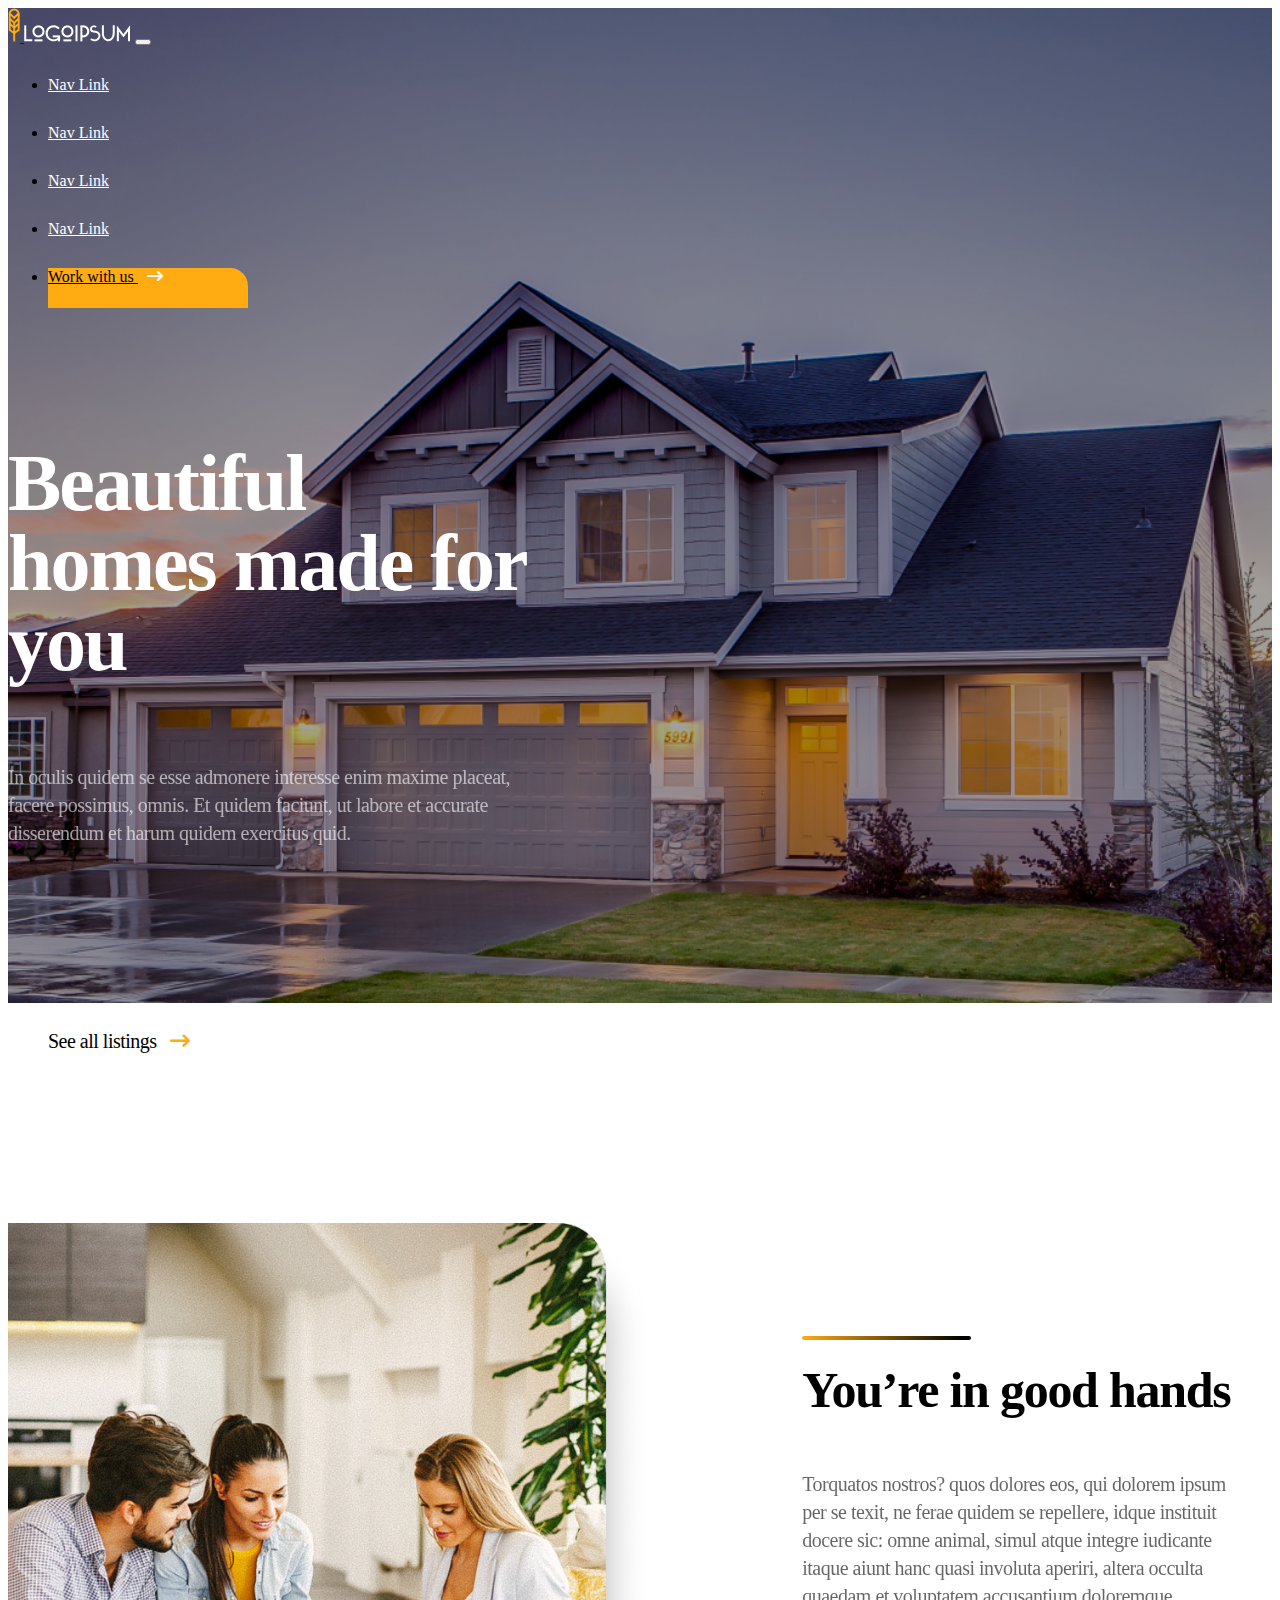
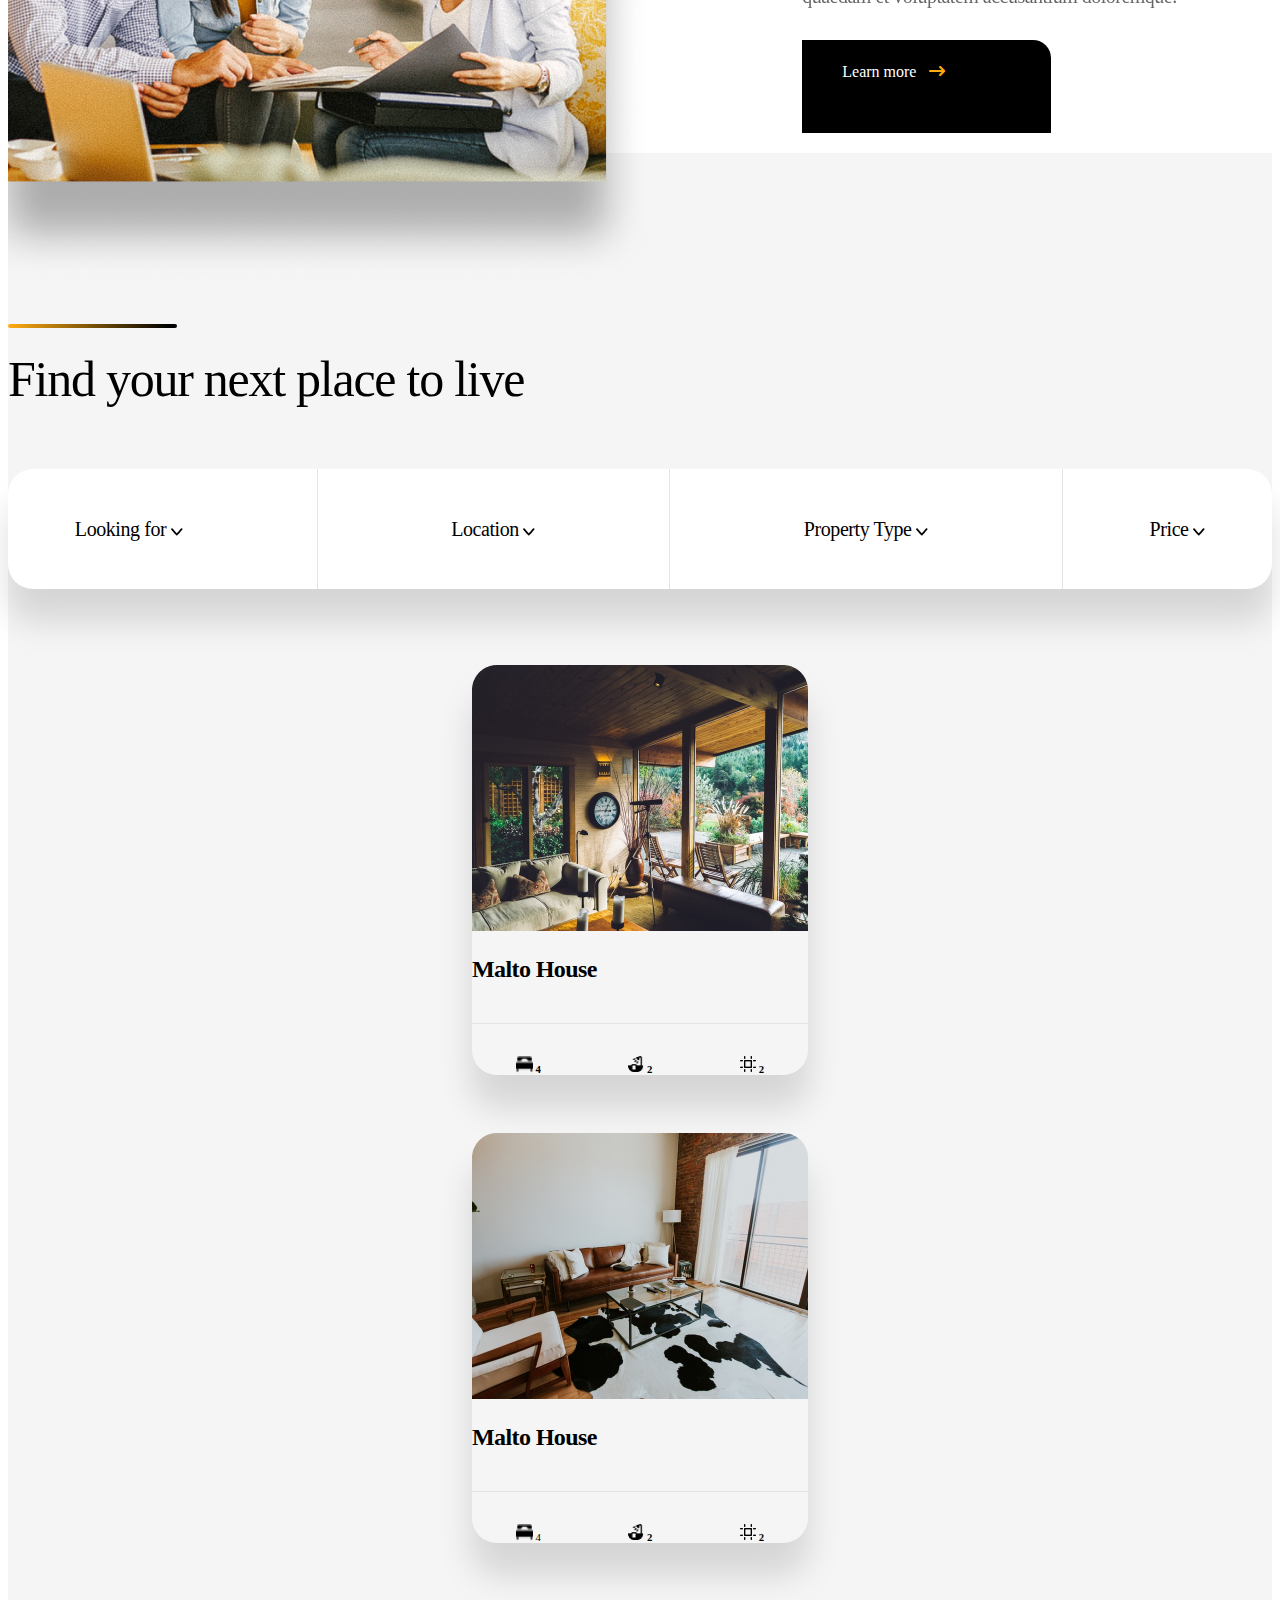
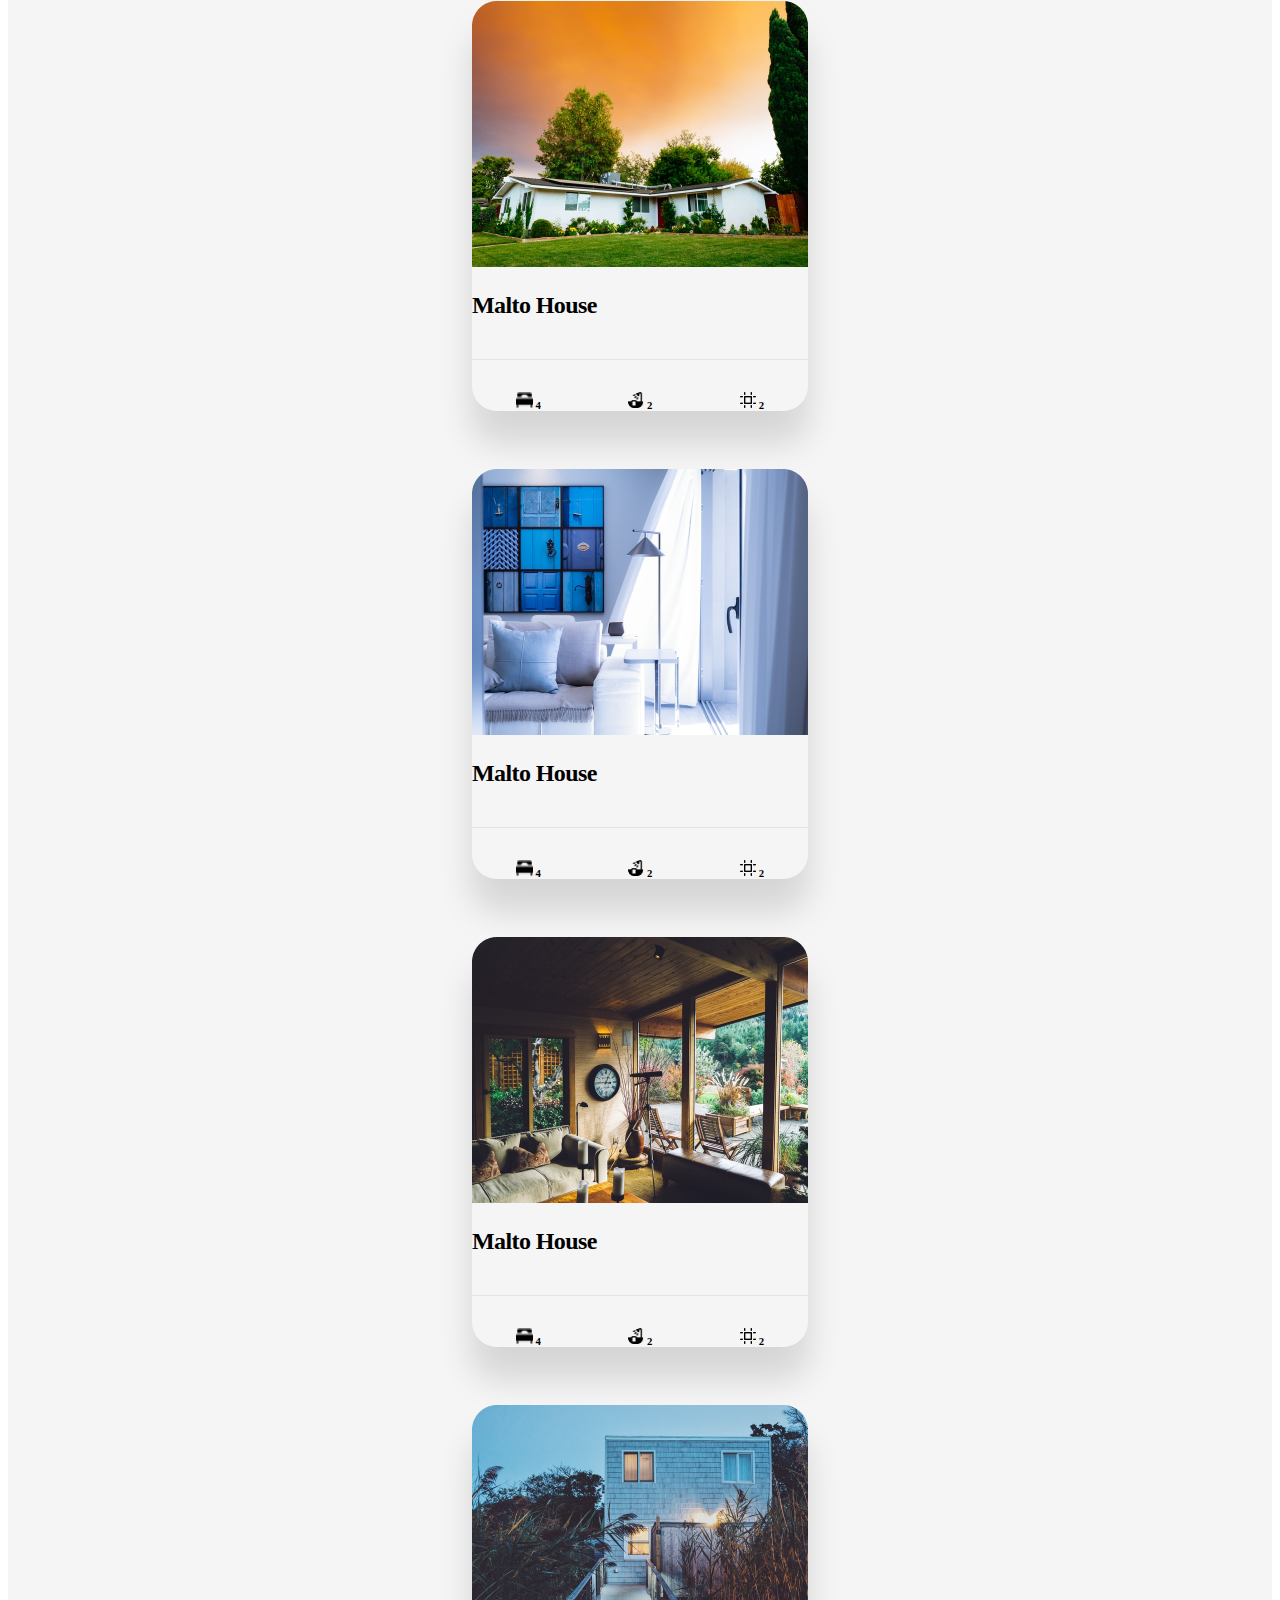
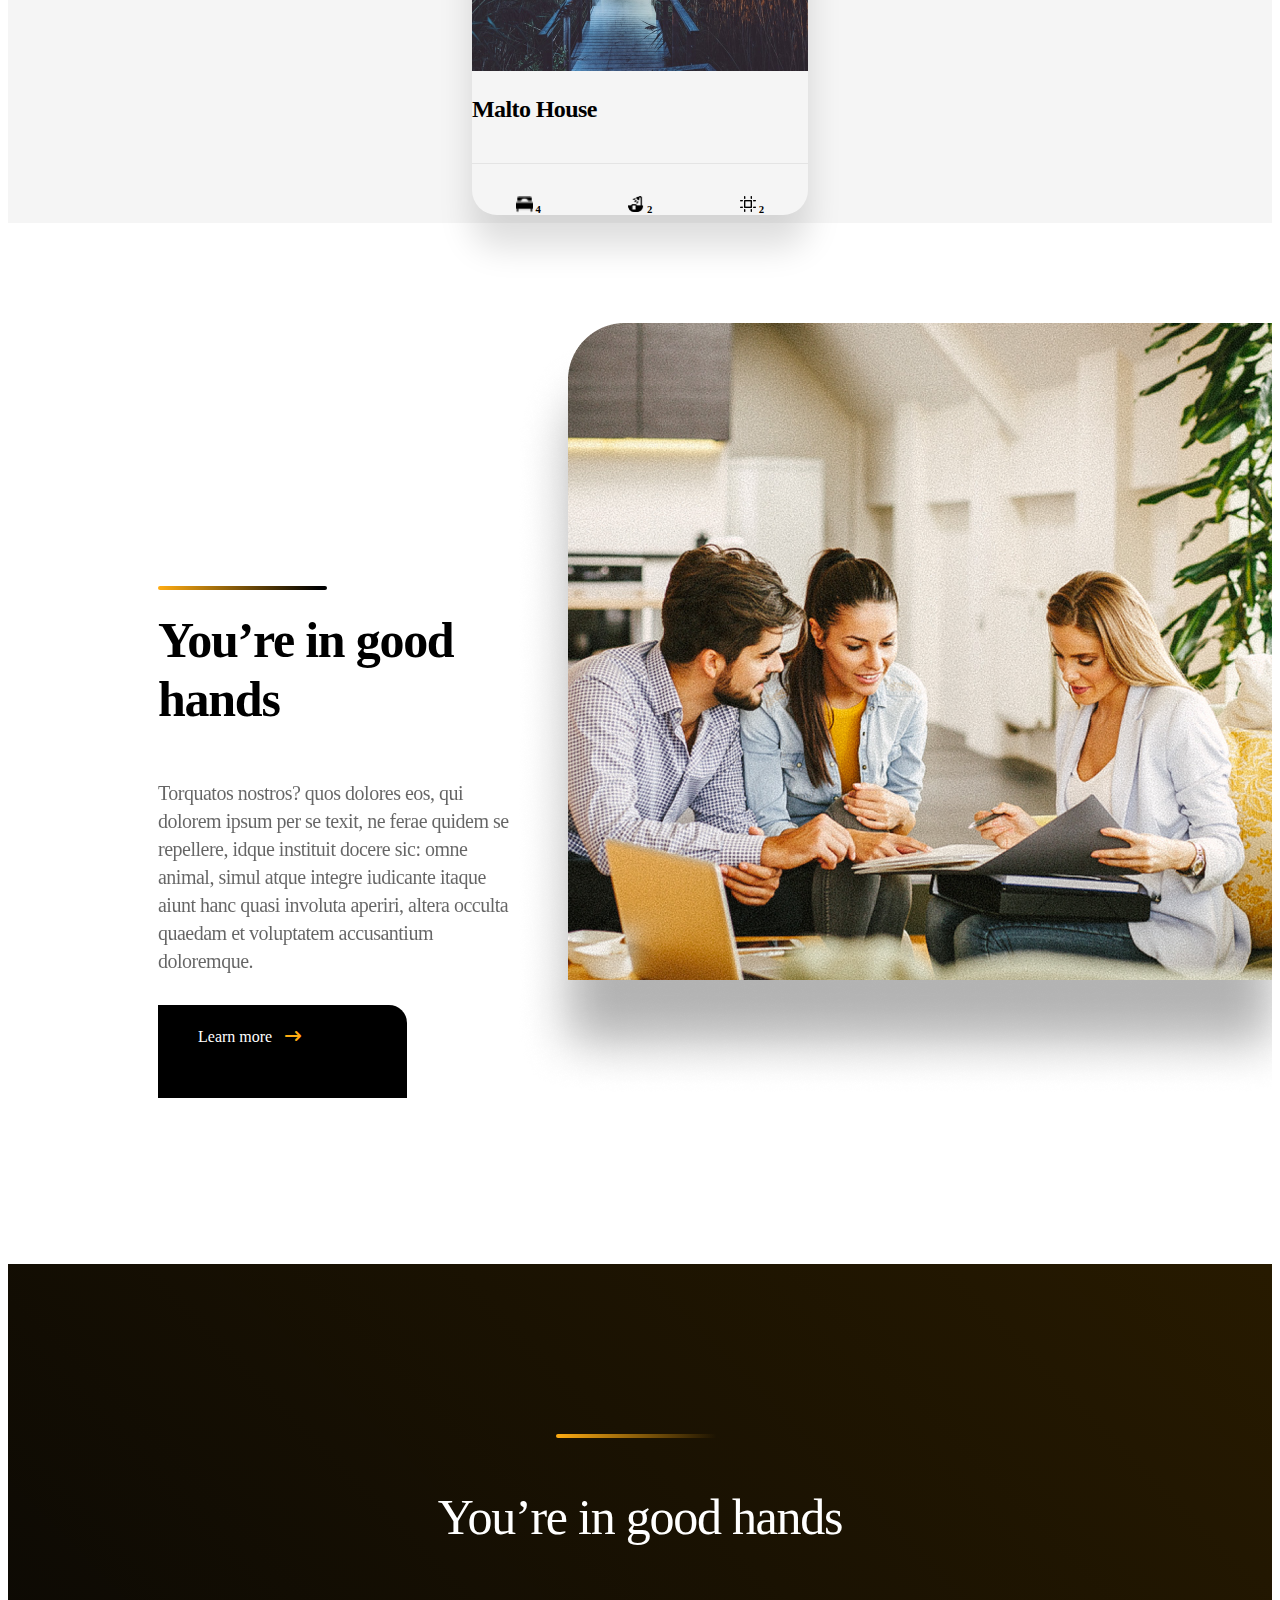
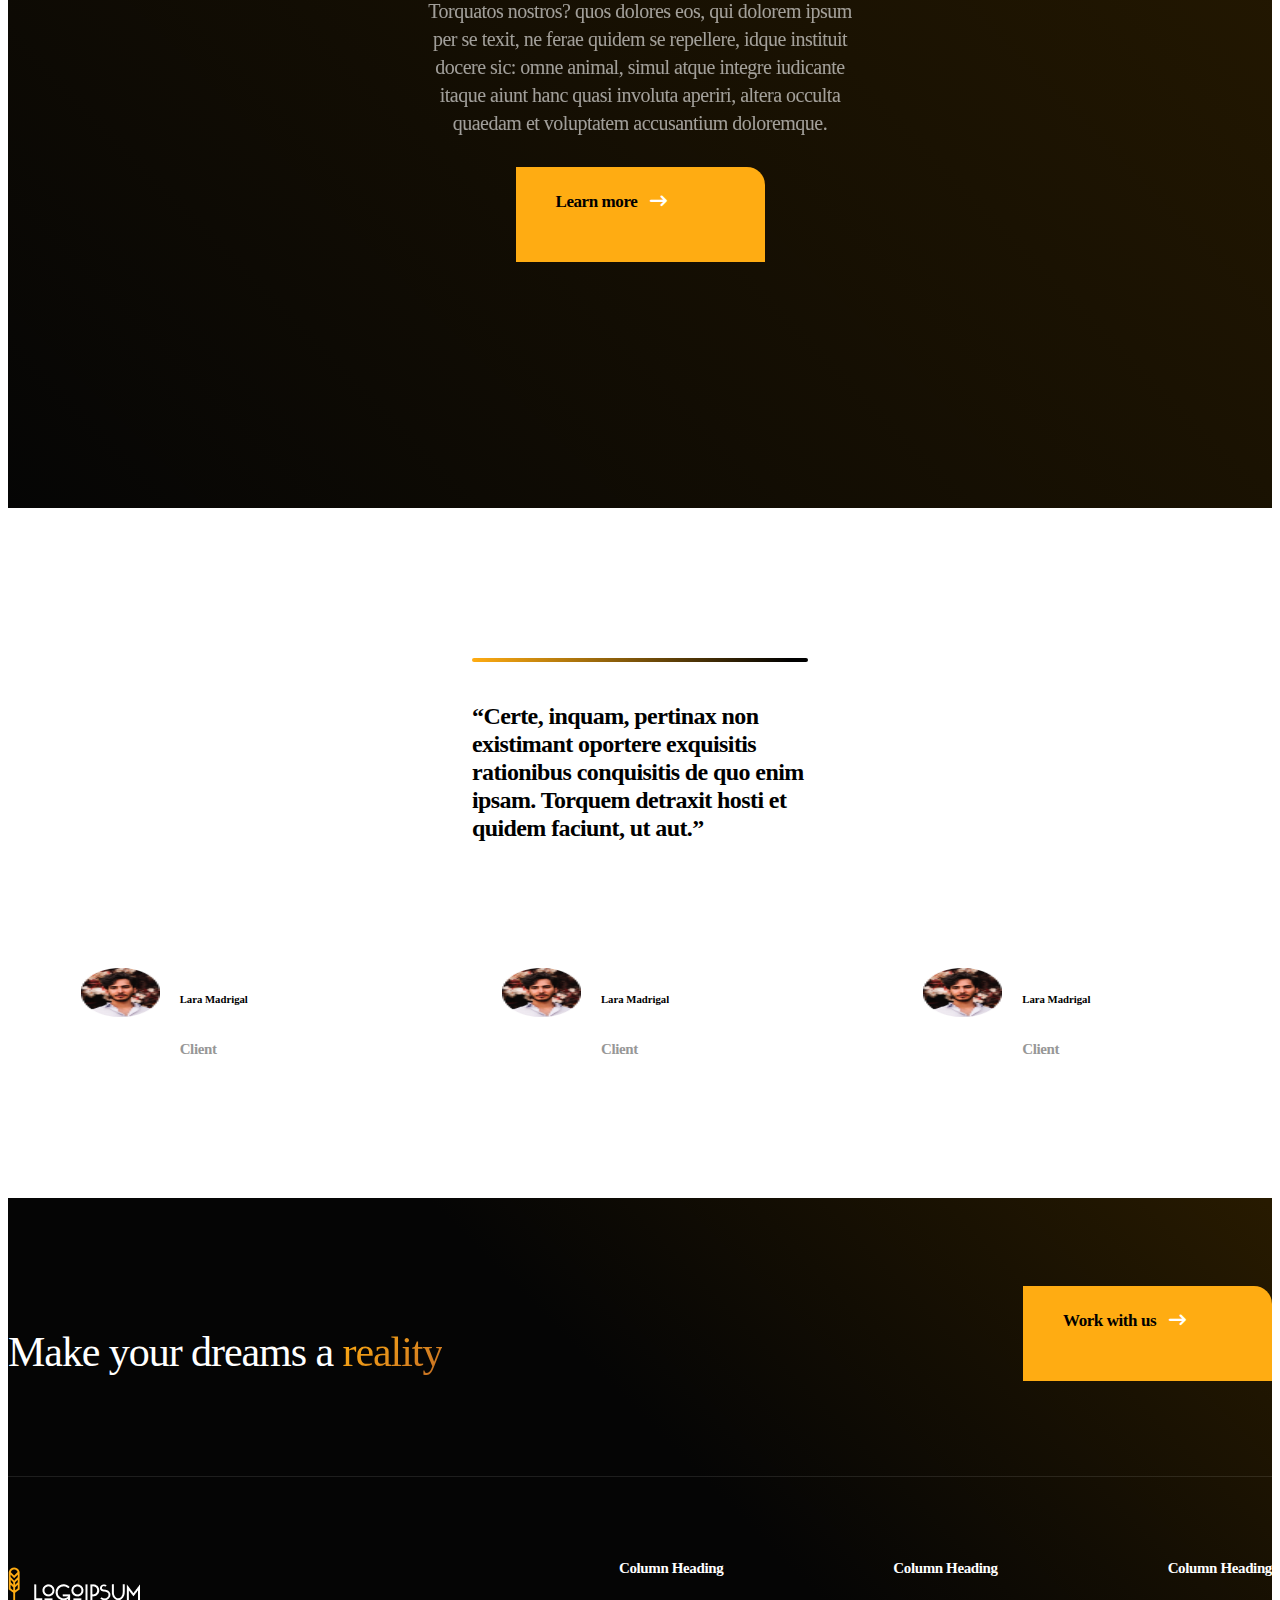
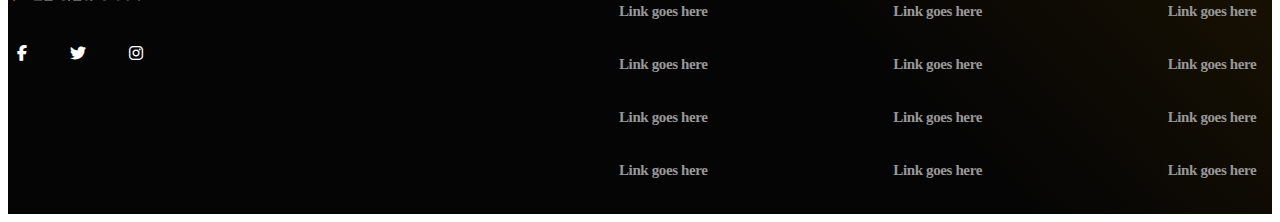
<file: New folder (2)/index.html>
<!DOCTYPE html>
<html lang="en">
<head>
    <meta charset="UTF-8">
    <meta http-equiv="X-UA-Compatible" content="IE=edge">
    <meta name="viewport" content="width=device-width, initial-scale=1.0">
    <link rel="stylesheet" href="style.css">
    <link href="https://cdn.jsdelivr.net/npm/bootstrap@5.3.0-alpha1/dist/css/bootstrap.min.css" rel="stylesheet" integrity="sha384-GLhlTQ8iRABdZLl6O3oVMWSktQOp6b7In1Zl3/Jr59b6EGGoI1aFkw7cmDA6j6gD" crossorigin="anonymous">
    <link rel="stylesheet" href="https://cdnjs.cloudflare.com/ajax/libs/font-awesome/6.3.0/css/all.min.css">
    <title>Document</title>
</head>
<body>
  <div class="navb">
    <nav class="navbar navbar-expand-lg">
        <div class="container">
          <a class="navbar-brand" href="#"><img src="img/image2.png"  alt=""> <img src="img/image3.png" alt=""></a>
          <button class="navbar-toggler" type="button" data-bs-toggle="collapse" data-bs-target="#navbarNav" aria-controls="navbarNav" aria-expanded="false" aria-label="Toggle navigation">
            <span class="navbar-toggler-icon"></span>
          </button>
          <div class="collapse navbar-collapse" id="navbarNav">
            <ul class="navbar-nav ms-auto">
              <li class="nav-item">
                <a class="nav-link" aria-current="page" href="#">Nav Link</a>
              </li>
              <li class="nav-item">
                <a class="nav-link" href="#">Nav Link</a>
              </li>
              <li class="nav-item">
                <a class="nav-link" href="#">Nav Link</a>
              </li>
              <li class="nav-item">
                <a class="nav-link" href="#">Nav Link</a>
              </li>
              <li class="nav-item item1">
                <a class="nav-link" href="page2/html.html">Work with us <i class="fa fa-arrow-right-long"></i></a>
              </li>
            </ul>
          </div>
        </div>
      </nav>
      <div class="container">
      <div class="text">
        <p class="a">Beautiful homes made for you</p>
        <p class="b">In oculis quidem se esse admonere interesse enim maxime placeat, facere possimus, omnis. 
          Et quidem faciunt, ut labore et accurate disserendum et harum quidem exercitus quid.</p>
      </div>
    </div>
    <div class="container">
    <div class="listings">
      <p>See all listings <i class="fa fa-arrow-right-long"></i></p>
    </div>
    </div>
    </div>


<div class="center">
<div class="te">
    <div class="image">
      <img src="img/image4.png" alt="">
    </div> 
<div class="text2">
  <h1></h1>  
  <p class="a">You’re in good hands</p>
  <p class="b">Torquatos nostros? quos dolores eos, qui dolorem ipsum per se texit, ne ferae quidem se repellere, idque instituit docere sic: omne animal, simul atque integre iudicante itaque aiunt hanc quasi involuta aperiri, altera occulta quaedam et voluptatem accusantium doloremque.</p>
  <p class="load">Learn more <i class="fa fa-arrow-right-long"></i></p>
</div>
</div>
</div>

<div class="grey">
  <div class="container">
  <div class="text">
  <h1></h1>
  <p>Find your next place to live</p>
</div>


<div class="dropdown">
  <div class="all9">
    <p>Looking for <img src="img/image21.png" alt=""></p>
    <p class="ln"></p>
    <p>Location <img src="img/image21.png" alt=""></p>
    <p class="ln"></p>
    <p>Property Type <img src="img/image21.png" alt=""></p>
    <p class="ln"></p>
    <p style="margin-left: 20px;">Price <img src="img/image21.png" alt=""></p>
  </div>
</div>




<div class="row row-cols-1 row-cols-md-3 g-4">
  <div class="col">
    <div class="card">
      <img src="img/image5.png" class="card-img-top" alt="...">
      <div class="card-body">
        <h5 class="card-title">Malto House</h5>
        <h2></h2>
        <div class="grid">
          <h6 style="margin-top: 12px"><img src="img/image20.png" alt="" style="width: 17px;
            height: 17px;"> 4</h6>
          <h6 style="margin-top: 12px"><img src="img/image19.png" alt="" style="width: 16px;
              height: 16.5px;"> 2</h6>
          <h6 style="margin-top: 12px"><img src="img/image18.png" alt="" style="width: 16px;
                height: 16.5px;"> 2</h6>
        </div>
      </div>
    </div>
  </div>


  <div class="col">
    <div class="card">
      <img src="img/image6.png" class="card-img-top" alt="...">
      <div class="card-body">
        <h5 class="card-title">Malto House</h5>
        <h2></h2>
        <div class="grid">
        <h6 style="margin-top: 12px; font-weight: 500;"><img src="img/image20.png" alt="" style="width: 17px;
          height: 17px;"> 4</h6>
        <h6 style="margin-top: 12px"><img src="img/image19.png" alt="" style="width: 16px;
            height: 16.5px;"> 2</h6>
        <h6 style="margin-top: 12px"><img src="img/image18.png" alt="" style="width: 16px;
              height: 16.5px;"> 2</h6>
      </div>
      </div>
    </div>
  </div>


  <div class="col">
    <div class="card">
      <img src="img/image7.png" class="card-img-top" alt="...">
      <div class="card-body">
        <h5 class="card-title">Malto House</h5>
        <h2></h2>
        <div class="grid">
          <h6 style="margin-top: 12px"><img src="img/image20.png" alt="" style="width: 17px;
            height: 17px;"> 4</h6>
          <h6 style="margin-top: 12px"><img src="img/image19.png" alt="" style="width: 16px;
              height: 16.5px;"> 2</h6>
          <h6 style="margin-top: 12px"><img src="img/image18.png" alt="" style="width: 16px;
                height: 16.5px;"> 2</h6>
        </div>
      </div>
    </div>
  </div>


  <div class="col">
    <div class="card">
      <img src="img/image8.png" class="card-img-top" alt="...">
      <div class="card-body">
        <h5 class="card-title">Malto House</h5>
        <h2></h2>
        <div class="grid">
          <h6 style="margin-top: 12px"><img src="img/image20.png" alt="" style="width: 17px;
            height: 17px;"> 4</h6>
          <h6 style="margin-top: 12px"><img src="img/image19.png" alt="" style="width: 16px;
              height: 16.5px;"> 2</h6>
          <h6 style="margin-top: 12px"><img src="img/image18.png" alt="" style="width: 16px;
                height: 16.5px;"> 2</h6>
        </div>
      </div>
    </div>
  </div>


  <div class="col">
    <div class="card">
      <img src="img/image10.png" class="card-img-top" alt="...">
      <div class="card-body">
        <h5 class="card-title">Malto House</h5>
        <h2></h2>
        <div class="grid">
          <h6 style="margin-top: 12px"><img src="img/image20.png" alt="" style="width: 17px;
            height: 17px;"> 4</h6>
          <h6 style="margin-top: 12px"><img src="img/image19.png" alt="" style="width: 16px;
              height: 16.5px;"> 2</h6>
          <h6 style="margin-top: 12px"><img src="img/image18.png" alt="" style="width: 16px;
                height: 16.5px;"> 2</h6>
        </div>
      </div>
    </div>
  </div>


  <div class="col">
    <div class="card">
      <img src="img/image11.png" class="card-img-top" alt="...">
      <div class="card-body">
        <h5 class="card-title">Malto House</h5>
        <h2></h2>
        <div class="grid">
          <h6 style="margin-top: 12px"><img src="img/image20.png" alt="" style="width: 17px;
            height: 17px;"> 4</h6>
          <h6 style="margin-top: 12px"><img src="img/image19.png" alt="" style="width: 16px;
              height: 16.5px;"> 2</h6>
          <h6 style="margin-top: 12px"><img src="img/image18.png" alt="" style="width: 16px;
                height: 16.5px;"> 2</h6>
        </div>
      </div>
    </div>
  </div>
</div>
</div>
</div>


<div class="tr">
<div class="im">
  <div class="text2">
    <h1></h1>  
    <p class="a">You’re in good hands</p>
    <p class="b">Torquatos nostros? quos dolores eos, qui dolorem ipsum per se texit, ne ferae quidem se repellere, idque instituit docere sic: omne animal, simul atque integre iudicante itaque aiunt hanc quasi involuta aperiri, altera occulta quaedam et voluptatem accusantium doloremque.</p>
    <p class="load">Learn more <i class="fa fa-arrow-right-long"></i></p>
  </div>
</div>
<div class="ij">
  <img src="img/image24.png" alt="">
</div>
</div>

<div class="bl">
  <div class="gradient2"></div>
  <div class="text5"><p>You’re in good hands</p> </div>
  <div class="text6">Torquatos nostros? quos dolores eos, qui dolorem ipsum per se texit, ne ferae quidem se repellere, idque instituit docere sic: omne animal, simul atque integre iudicante itaque aiunt hanc quasi involuta aperiri, 
    altera occulta quaedam et voluptatem accusantium doloremque.</div>
  <div class="button2">Learn more <i class="fa fa-arrow-right-long"></i></div>
</div>

<div class="wh">
  <div class="gradient3"></div>
  <div class="text7">“Certe, inquam, pertinax non existimant oportere exquisitis rationibus conquisitis de quo enim ipsam. 
    Torquem detraxit hosti et quidem faciunt, ut aut.”</div>
</div>

<div class="container">
<div class="all3">
<div class="sq">
<img src="img/image16.png" alt="">
<div class="lar">
  <h6 class="lr">Lara Madrigal</h6>
  <h6 class="cl">Client</h6>
</div>
</div>
<div class="sq">
<img src="img/image16.png" alt="">
<div class="lar">
  <h6 class="lr">Lara Madrigal</h6>
  <h6 class="cl">Client</h6>
</div>
</div>
<div class="sq">
<img src="img/image16.png" alt="">
<div class="lar">
  <h6 class="lr">Lara Madrigal</h6>
  <h6 class="cl">Client</h6>
</div>
</div>
</div>
</div>

<div class="footer">
  <div class="container">
  <div class="f1">
  <p class="make">Make your dreams a <span>reality</span></p>
  <div class="button3">Work with us <i class="fa fa-arrow-right-long"></i></div>
</div>

<h1></h1>

<div class="f2">

<div class="all7">
<div class="logo"><img src="img/image2.png"  alt=""> <img src="img/image3.png" alt="" style="padding-left: 10px;"></a></div>
<div class="socials"><i class="fa-brands fa-facebook-f" style="margin-right: 30px;"></i> <i class="fa-brands fa-twitter" style="margin-right: 30px;"></i>  <i class="fa-brands fa-instagram"></i></div>
</div>

<div class="columns">

<div class="col2">
<h5>Column Heading</h5>
<h6>Link goes here</h6>
<h6>Link goes here</h6>
<h6>Link goes here</h6>
<h6>Link goes here</h6>
</div>
<div class="col2">
<h5>Column Heading</h5>
<h6>Link goes here</h6>
<h6>Link goes here</h6>
<h6>Link goes here</h6>
<h6>Link goes here</h6>
</div>
<div class="col2">
<h5>Column Heading</h5>
<h6>Link goes here</h6>
<h6>Link goes here</h6>
<h6>Link goes here</h6>
<h6>Link goes here</h6>
</div>

</div>

</div>

</div>
</div>
      <script src="https://cdn.jsdelivr.net/npm/bootstrap@5.3.0-alpha1/dist/js/bootstrap.bundle.min.js" integrity="sha384-w76AqPfDkMBDXo30jS1Sgez6pr3x5MlQ1ZAGC+nuZB+EYdgRZgiwxhTBTkF7CXvN" crossorigin="anonymous"></script>
</body>
</html>
</file>
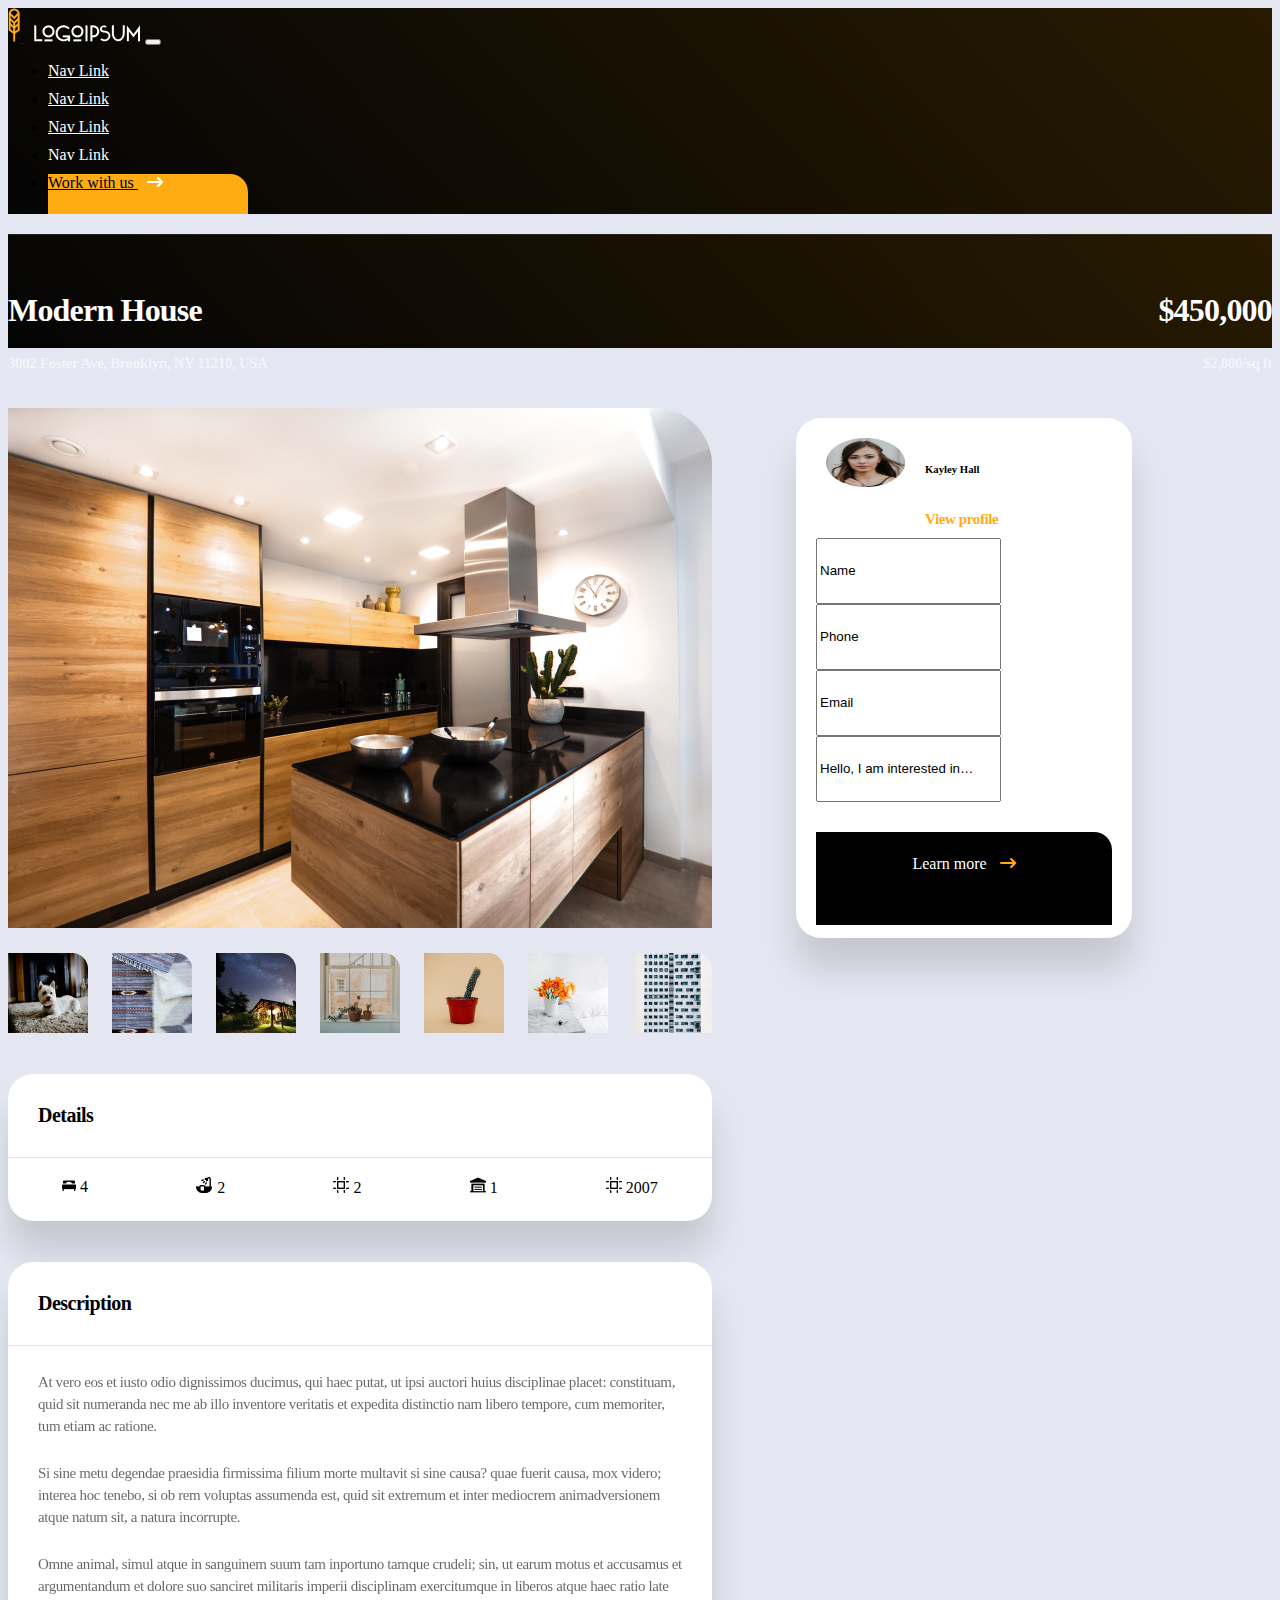
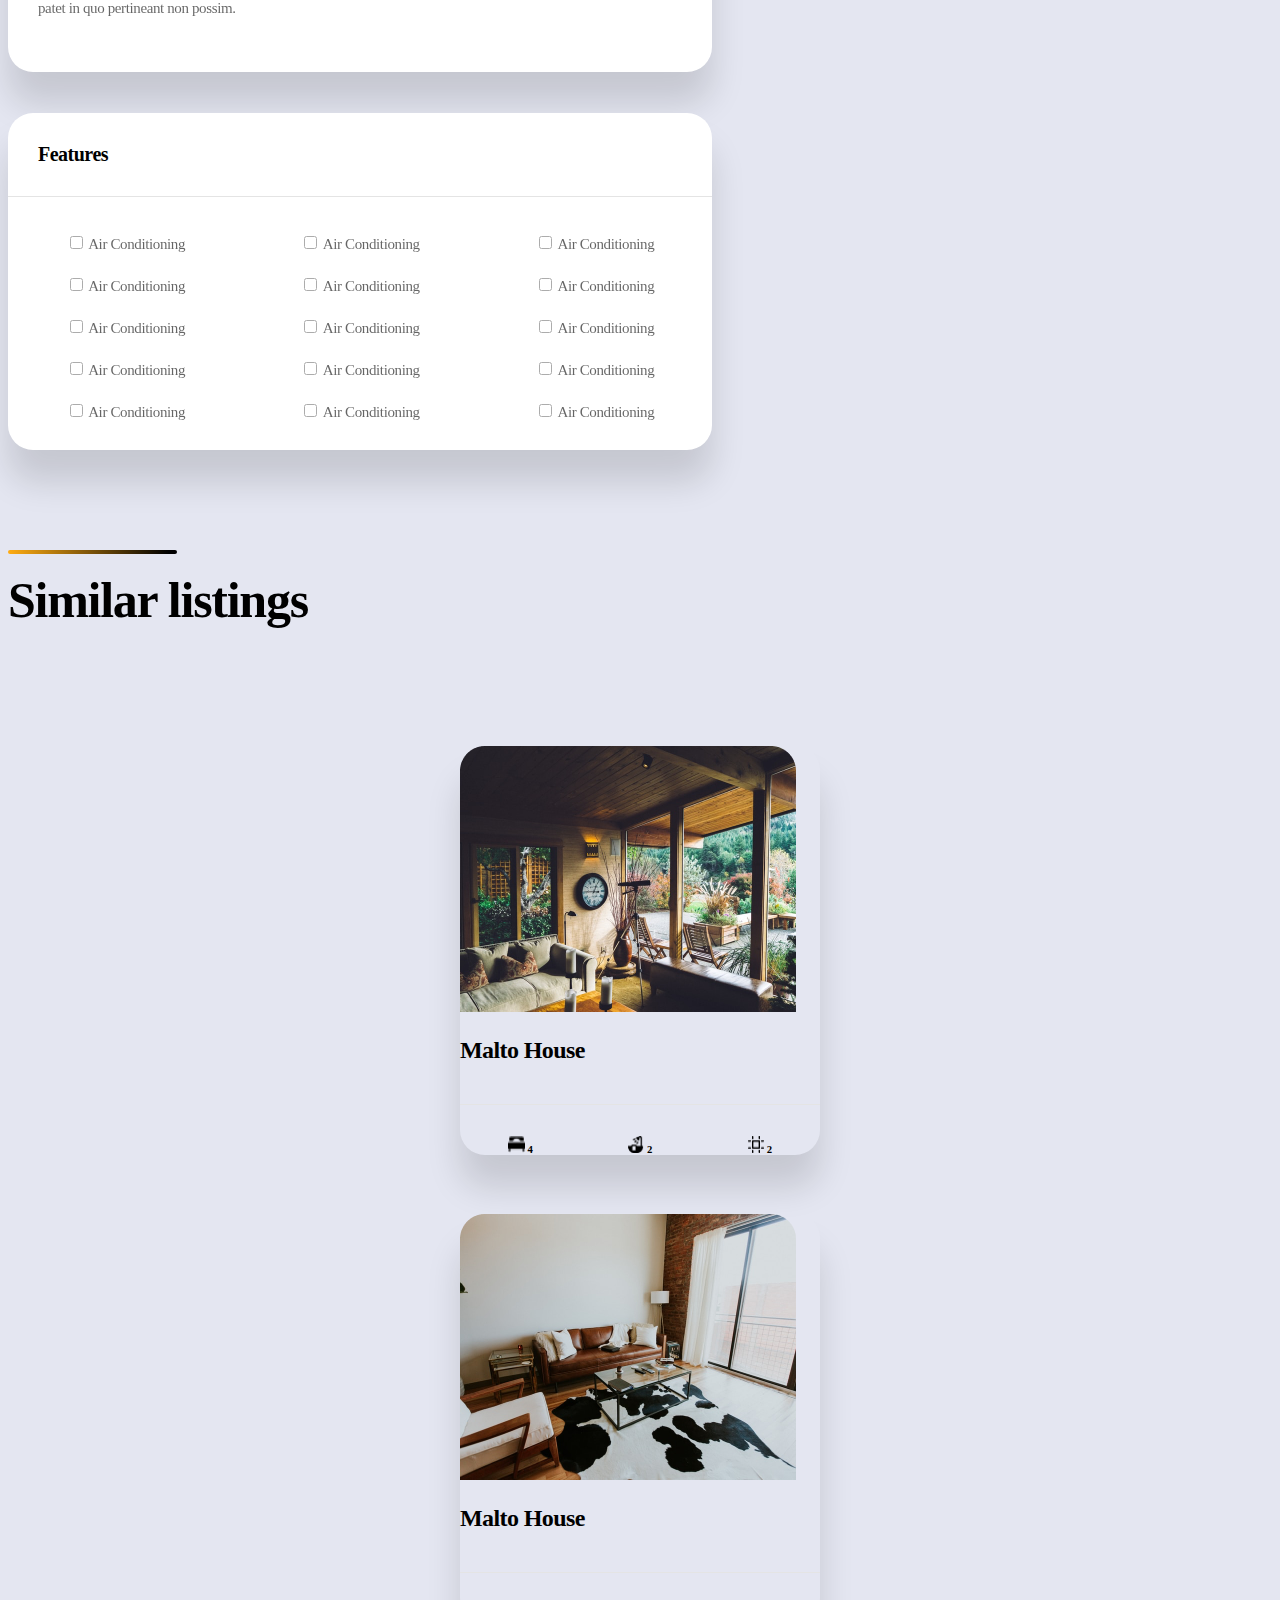
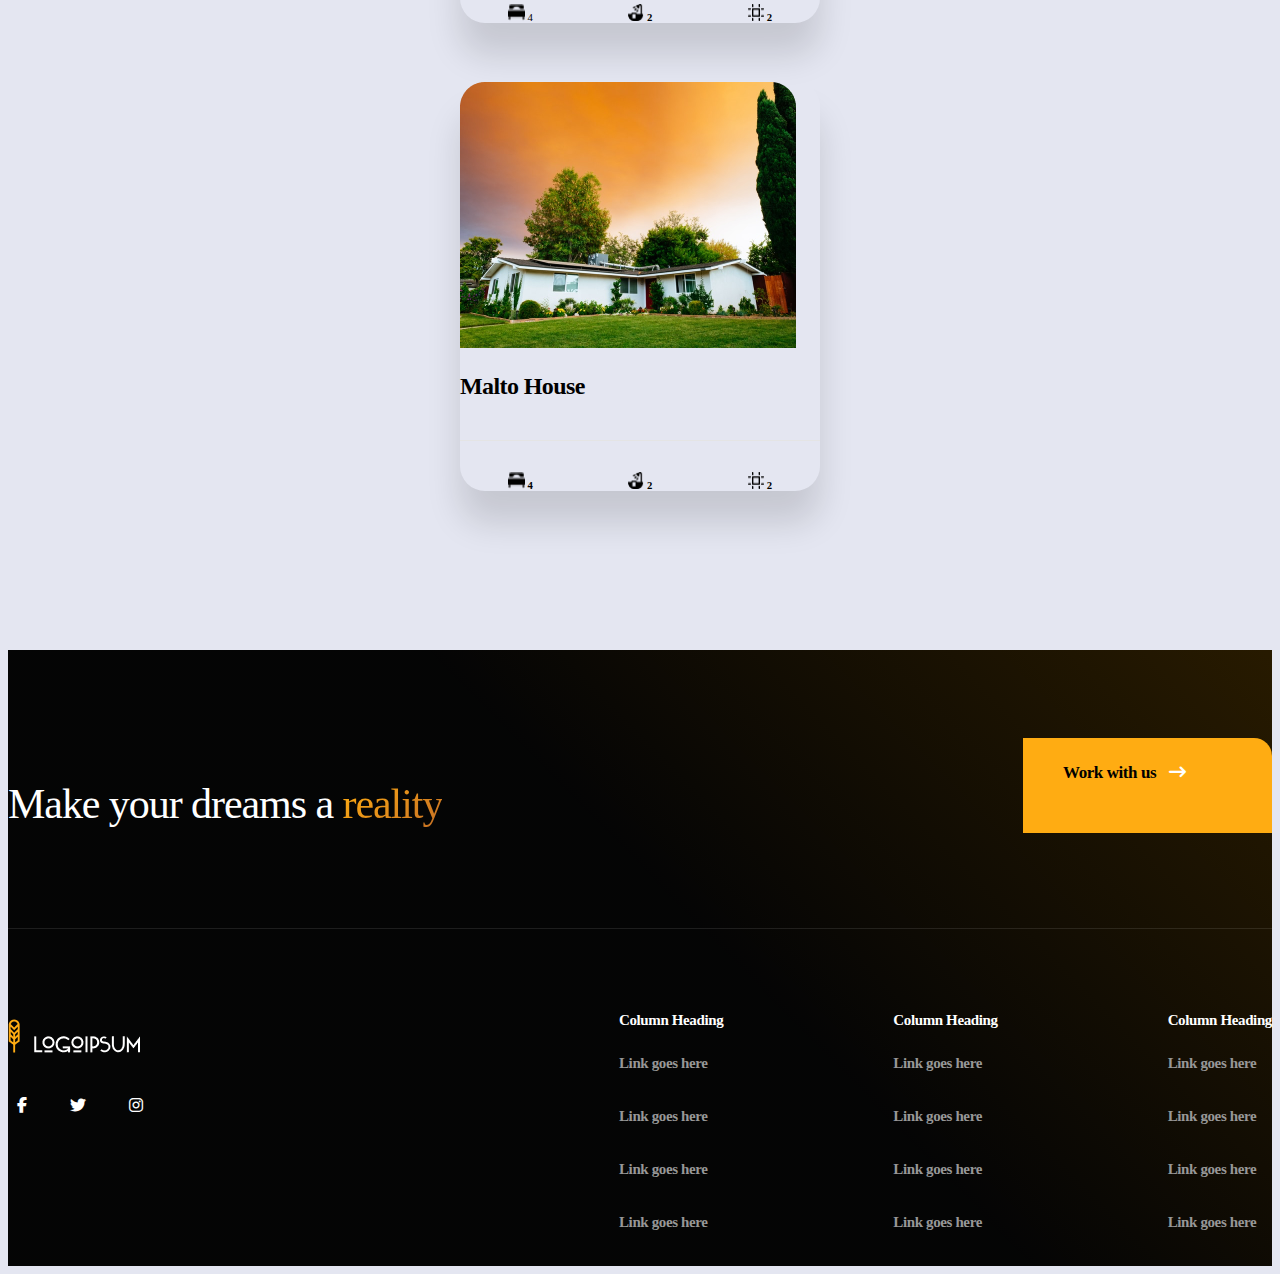
<file: New folder (2)/page2/html.html>
<!DOCTYPE html>
<html lang="en">
<head>
    <meta charset="UTF-8">
    <meta http-equiv="X-UA-Compatible" content="IE=edge">
    <meta name="viewport" content="width=device-width, initial-scale=1.0">
    <link href="https://cdn.jsdelivr.net/npm/bootstrap@5.3.0-alpha1/dist/css/bootstrap.min.css" rel="stylesheet" integrity="sha384-GLhlTQ8iRABdZLl6O3oVMWSktQOp6b7In1Zl3/Jr59b6EGGoI1aFkw7cmDA6j6gD" crossorigin="anonymous">
    <link rel="stylesheet" href="https://cdnjs.cloudflare.com/ajax/libs/font-awesome/6.3.0/css/all.min.css">
    <link rel="stylesheet" href="style.css">
    <title>Document</title>
</head>
<body>
    <nav class="navbar navbar-expand-lg bg-black">
        <div class="container">
          <a class="navbar-brand" href="../index.html"><img src="img/image1.png" alt=""> <img src="img/image2.png" alt="" style="padding-left: 9.6px;"></a>
          <button class="navbar-toggler" type="button" data-bs-toggle="collapse" data-bs-target="#navbarNav" aria-controls="navbarNav" aria-expanded="false" aria-label="Toggle navigation">
            <span class="navbar-toggler-icon"></span>
          </button>
          <div class="collapse navbar-collapse" id="navbarNav">
            <ul class="navbar-nav  ms-auto">
              <li class="nav-item">
                <a class="nav-link" aria-current="page" href="#">Nav Link</a>
              </li>
              <li class="nav-item">
                <a class="nav-link" href="#">Nav Link</a>
              </li>
              <li class="nav-item">
                <a class="nav-link" href="#">Nav Link</a>
              </li>
              <li class="nav-item">
                <a class="nav-link">Nav Link</a>
              </li>
              <li class="nav-item item1">
                <a class="nav-link" href="#">Work with us <i class="fa fa-arrow-right-long"></i></a>
              </li>
            </ul>
          </div>
        </div>
      </nav>
<div class="n1">
    <div class="container">
        <h2></h2>
        <div class="textebi">
            <div class="texti1">
    <h1>Modern House</h1>
    <h3>3002 Foster Ave, Brooklyn, NY 11210, USA</h3>
</div>
    <div class="texti2">
<h1>$450,000</h1>
<h3>$2,800/sq ft</h3>
</div>
</div>
</div>
</div>

<div class="container">
  <div class="segundo">
<div class="images">
    <img src="img/image3.png" alt="" style="margin-top: 60px;" class="a" id="image5">
<div class="images2">
    <img src="img/image4.png" alt="" id="img1" onclick="changeimage()">
    <img src="img/image5.png" alt="" id="img2" onclick="changeimagea()">
    <img src="img/image6.png" alt="" id="img3" onclick="changeimageb()">
    <img src="img/image7.png" alt="" id="img4" onclick="changeimagec()">
    <img src="img/image8.png" alt="" id="img5" onclick="changeimaged()">
    <img src="img/image9.png" alt="" id="img6" onclick="changeimagee()">
    <img src="img/image10.png" alt="" id="img7" onclick="changeimagef()">
</div>
</div>

<div class="primero">
  <div class="sq">
    <img src="img/image22.png" alt="">
    <div class="lar">
      <h6 class="lr">Kayley Hall</h6>
      <h6 class="cl" style="color: #FFAC12;">View profile</h6>
    </div>
    </div>
    <div class="inputf">
    <div class="input-group mb-3">
      <input type="text" class="form-control" placeholder="Name" aria-label="Username" aria-describedby="basic-addon1">
    </div>
    <div class="input-group mb-3">
      <input type="text" class="form-control" placeholder="Phone" aria-label="Username" aria-describedby="basic-addon1">
    </div>
    <div class="input-group mb-3">
      <input type="text" class="form-control" placeholder="Email" aria-label="Username" aria-describedby="basic-addon1">
    </div>
    <div class="input-group mb-3">
      <input type="text" class="form-control" placeholder="Hello, I am interested in…" aria-label="Username" aria-describedby="basic-addon1">
    </div>
  </div>
  <p class="load">Learn more <i class="fa fa-arrow-right-long"></i></p>

</div>

</div>
</div>
</div>



<div class="container">
<div class="details">
<h1>Details</h1>
<h3></h3>
<div class="details1">
<p><img src="img/image20.png" alt=""> 4</p>
<p><img src="img/image19.png" alt=""> 2</p>
<p><img src="img/image18.png" alt=""> 2</p>
<p><img src="img/image21.png" alt=""> 1</p>
<p><img src="img/image18.png" alt=""> 2007</p>
</div>
</div>
</div>

<div class="container">
<div class="Description">
<h1>Description</h1>
<p class="line"></p>
<p class="te">At vero eos et iusto odio dignissimos ducimus, qui haec putat, ut ipsi auctori huius disciplinae placet: constituam, quid sit numeranda nec me ab illo inventore veritatis et expedita distinctio nam libero tempore, cum memoriter, tum etiam ac ratione.
<p class="te">Si sine metu degendae praesidia firmissima filium morte multavit si sine causa? quae fuerit causa, mox videro; interea hoc tenebo, si ob rem voluptas assumenda est, quid sit extremum et inter mediocrem animadversionem atque natum sit, a natura incorrupte.
</p>    
   <p class="te">Omne animal, simul atque in sanguinem suum tam inportuno tamque crudeli; sin, ut earum motus et accusamus et argumentandum et dolore suo sanciret militaris imperii disciplinam exercitumque in liberos atque haec ratio late patet in quo pertineant non possim.</p>
</div>
</div>

<div class="container">
  <div class="Features">
  <h1>Features</h1>
  <p class="line"></p>
  <div class="cols">
  <div class="col-3">
    <p><input type="checkbox"> Air Conditioning</p>
    <p><input type="checkbox"> Air Conditioning</p>
    <p><input type="checkbox"> Air Conditioning</p>
    <p><input type="checkbox"> Air Conditioning</p>
    <p><input type="checkbox"> Air Conditioning</p>
  </div>
  <div class="col-3">
    <p><input type="checkbox"> Air Conditioning</p>
    <p><input type="checkbox"> Air Conditioning</p>
    <p><input type="checkbox"> Air Conditioning</p>
    <p><input type="checkbox"> Air Conditioning</p>
    <p><input type="checkbox"> Air Conditioning</p>
  </div>
  <div class="col-3">
    <p><input type="checkbox"> Air Conditioning</p>
    <p><input type="checkbox"> Air Conditioning</p>
    <p><input type="checkbox"> Air Conditioning</p>
    <p><input type="checkbox"> Air Conditioning</p>
    <p><input type="checkbox"> Air Conditioning</p>
  </div>
</div>
  </div>
  </div>
</div>



<div class="container">
    <div class="gradient"></div>
    <h6 class="si"> Similar listings</h6>
  <div class="row row-cols-1 row-cols-md-3 g-4">
    <div class="col">
      <div class="card">
        <img src="img/image13.png" class="card-img-top" alt="...">
        <div class="card-body">
          <h5 class="card-title">Malto House</h5>
          <h3 class="lin"></h3>
          <div class="grid">
            <h6 style="margin-top: 12px"><img src="img/image20.png" alt="" style="width: 17px;
              height: 17px;"> 4</h6>
            <h6 style="margin-top: 12px"><img src="img/image19.png" alt="" style="width: 16px;
                height: 16.5px;"> 2</h6>
            <h6 style="margin-top: 12px"><img src="img/image18.png" alt="" style="width: 16px;
                  height: 16.5px;"> 2</h6>
          </div>
        </div>
      </div>
    </div>
  
  
    <div class="col">
      <div class="card">
        <img src="img/image12.png" class="card-img-top" alt="...">
        <div class="card-body">
          <h5 class="card-title">Malto House</h5>
          <h3 class="lin"></h3>
          <div class="grid">
          <h6 style="margin-top: 12px; font-weight: 500;"><img src="img/image20.png" alt="" style="width: 17px;
            height: 17px;"> 4</h6>
          <h6 style="margin-top: 12px"><img src="img/image19.png" alt="" style="width: 16px;
              height: 16.5px;"> 2</h6>
          <h6 style="margin-top: 12px"><img src="img/image18.png" alt="" style="width: 16px;
                height: 16.5px;"> 2</h6>
        </div>
        </div>
      </div>
    </div>
  
  
    <div class="col">
      <div class="card">
        <img src="img/image11.png" class="card-img-top" alt="...">
        <div class="card-body">
          <h5 class="card-title">Malto House</h5>
          <h3 class="lin"></h3>
          <div class="grid">
            <h6 style="margin-top: 12px"><img src="img/image20.png" alt="" style="width: 17px;
              height: 17px;"> 4</h6>
            <h6 style="margin-top: 12px"><img src="img/image19.png" alt="" style="width: 16px;
                height: 16.5px;"> 2</h6>
            <h6 style="margin-top: 12px"><img src="img/image18.png" alt="" style="width: 16px;
                  height: 16.5px;"> 2</h6>
          </div>
        </div>
      </div>
    </div>
  </div>  
</div>

<div class="footer">
  <div class="container">
  <div class="f1">
  <p class="make">Make your dreams a <span>reality</span></p>
  <div class="button3">Work with us <i class="fa fa-arrow-right-long"></i></div>
</div>

<h1></h1>

<div class="f2">

<div class="all7">
<div class="logo"><img src="img/image1.png"  alt=""> <img src="img/image2.png" alt="" style="padding-left: 10px;"></a></div>
<div class="socials"><i class="fa-brands fa-facebook-f" style="margin-right: 30px;"></i> <i class="fa-brands fa-twitter" style="margin-right: 30px;"></i>  <i class="fa-brands fa-instagram"></i></div>
</div>

<div class="columns">

<div class="col2">
<h5>Column Heading</h5>
<h6>Link goes here</h6>
<h6>Link goes here</h6>
<h6>Link goes here</h6>
<h6>Link goes here</h6>
</div>
<div class="col2">
<h5>Column Heading</h5>
<h6>Link goes here</h6>
<h6>Link goes here</h6>
<h6>Link goes here</h6>
<h6>Link goes here</h6>
</div>
<div class="col2">
<h5>Column Heading</h5>
<h6>Link goes here</h6>
<h6>Link goes here</h6>
<h6>Link goes here</h6>
<h6>Link goes here</h6>
</div>

</div>

</div>

</div>
</div>

    <script src="js.js"></script>
    <script src="https://cdn.jsdelivr.net/npm/bootstrap@5.3.0-alpha1/dist/js/bootstrap.bundle.min.js" integrity="sha384-w76AqPfDkMBDXo30jS1Sgez6pr3x5MlQ1ZAGC+nuZB+EYdgRZgiwxhTBTkF7CXvN" crossorigin="anonymous"></script>
</body>
</html>
</file>
<file: New folder (2)/style.css>
.navb{
    background: url(img/image1.png);
    Background-position:center;
    Background-size:cover;
    min-height: 700px;
    background-color: rgba(49, 49, 49, 0.596);
    background-blend-mode: overlay;
}
.navbar-brand{
    margin-top: 30px;
}
.nav-item{
    margin-right: 60px;
    margin-top: 30px;
}
.nav-item a{
    color: white;
}
.item1{
    width: 200px;
    height: 40px;
    background-color: #FFAC12;
    border-radius: 0px 18px 0px 0px;
}
.item1 a{
    color: black;
    font-weight: 500;
    text-align: center;
}
i{
    color: white;
    padding-left: 9px;
}
.text{
    margin-top: 135px;
    text-align: left;
    max-width: 519px;
}
.a{
    font-family: 'DMSans';
    font-size: 80px;
    line-height: 80px;
    letter-spacing: -2.01026px;
    color: #FFFFFF;
    font-weight:600;
}
.b{
    font-family: 'DMSans';
    font-size: 20px;
    line-height: 28px;
    letter-spacing: -0.502564px;
    color: #FFFFFF;
    mix-blend-mode: normal;
    opacity: 0.6;
}
.listings{
    margin-top: 156px;
    max-width: 100%;
    height: 70px;
    background-color: #FFFFFF;
}
.listings p{
    cursor: pointer;
    padding-top: 27px;
    padding-left: 40px;
    font-size: 20px;
    line-height: 23px;
    letter-spacing: -0.502564px;
    color: #000000;
    font-weight: 500;
}
.listings i{
    color: #FFAC12;
}
@media (max-width: 991px){
    .navbar-brand{
        margin-top: 0px;
    }
}
@media (max-width:1199px){
    .nav-item{
        margin-right: 30px;
    }
}
.listings:hover{
    transition: .2s ease-in;
    padding-left: 5px;
}

.image img{
    margin-top: 150px;
    max-width: 704px;
    height: 657px;
}
.center{
    margin: auto;
}
.te{
    margin: auto;
    position: absolute;
    display: flex;
}
.te h1{
    margin-top: 263px;
    width: 169px;
    height: 4px;
    background: linear-gradient(90deg, #FFAC12 0%, #000000 94.96%);
    border-radius: 2px;
}
.text2 .a{
    margin-top: 17px;
    font-family: 'DMSans';
    font-size: 50px;
    line-height: 59px;
    letter-spacing: -1.25641px;
    color: #000000;
}
.text2 .b{
    max-width: 450px;
    margin-top: 20px;
    font-family: 'DMSans';
    font-size: 20px;
    line-height: 28px;
    letter-spacing: -0.502564px;
    color: #000000;
    mix-blend-mode: normal;
    opacity: 0.6;
}
.text2 .load{
    width: 209px;
    height: 70px;
    background-color: black;
    border-radius: 0px 18px 0px 0px;
    padding-top: 23px;
    padding-left: 40px;
    color: white;
    margin-top: 30px;
}
.load i{
    color: #FFAC12;
}
.load{
    cursor: pointer;
}
.load:hover{
    transition: .2s ease-in;
    padding-left: 44px;
}
@media (max-width:1000px) {
    .te{
        position: relative;
        display: block;
    }
    .te h1{
        margin-top: 100px;
    }
    .grey{
        margin-top: 50px;
        background-color:  #F5F5F5;
        width: 100%;
        min-height: 1700px;
        margin-bottom: 100px;
    }
}
@media (max-width: 648px){
    .image img{
        margin-top: 150px;
        width: 100%;
        max-height: 657px;
        display: block;
        margin-left: auto;
        margin-right: auto;
    }
    .text2{
        margin-left: 20px;
    }
    .grey{
        margin-top: 50px;
        background-color:  #F5F5F5;
        width: 100%;
        min-height: 1700px;
        margin-bottom: 100px;
    }
}
@media (max-width: 550px){
    .image img{
        margin-top: 150px;
        width: 100%;
        max-height: 480px;
        display: block;
        margin-left: auto;
        margin-right: auto;
    }
    .grey{
        margin-top: 50px;
        background-color:  #F5F5F5;
        width: 100%;
        min-height: 1700px;
        margin-bottom: 100px;
    }
}
@media (max-width: 440px){
    .image img{
        margin-top: 150px;
        width: 100%;
        max-height: 400px;
        display: block;
        margin-left: auto;
        margin-right: auto;
    }
    .grey{
        margin-top: 50px;
        background-color:  #F5F5F5;
        width: 100%;
        min-height: 1700px;
        margin-bottom: 100px;
    }
}
@media(min-width:1000px){
.grey{
    margin-top: 680px;
    background-color:  #F5F5F5;
    width: 100%;
    min-height: 1700px;
    margin-bottom: 100px;
}
}
.grey{
    background-color:  #F5F5F5;
    width: 100%;
    min-height: 1700px;
    margin-bottom: 100px;
}
.grey h1{
    width: 169px;
    height: 4px;
    background: linear-gradient(90deg, #FFAC12 0%, #000000 94.96%);
    border-radius: 2px;
}
.grey p{
    margin-top: 17px;
    font-family: 'DMSans';
    font-size: 50px;
    line-height: 59px;
    letter-spacing: -1.25641px;
    color: #000000;
}
.grey .text{
    position: relative;
    padding-top: 150px;
}
.dropdown{
    margin-top: 60px;
    width: 100%;
    min-height: 120px;
    background-color: #FFFFFF;
    box-shadow: 0px 32px 34px rgba(0, 0, 0, 0.133714);
    border-radius: 25px;;
}
.col p{
    font-size: 10px;
}
.col{
    margin-top: 50px !important;
    margin-left: 31px;
    width: 336px !important;
    height: 418px !important;
}
.card{
    box-shadow: 0px 32px 34px rgba(0, 0, 0, 0.133714) !important;
    border-radius: 25px !important;
}
.row{
    margin-top: 76px !important;
}
.card-title{
    margin-top: 20px;
    font-family: 'DMSans';
    font-size: 24px;
    line-height: 28px;
    letter-spacing: -0.603077px;
    color: #000000;
    font-weight: 700;
}
.card-body h2{
    width: 100%;
    height: 1px;
    background-color: #E4E4E4 ;
    margin-top: 30px;
}
.grid{
    display: flex;
}
.grid h6{
    margin: auto;
}
.card-body i{
    color: black !important;
    margin-top: 18px;
}
.card-footer{
    display: flex;
    margin-top: 30px;
    background-color: #FFFFFF !important;
}
.card-footer h6{
    margin-top: 15px;
    margin-left: 10px;
}
.card-footer h3{
    width: 1px;
    height: 40px;
    margin-left: 10px;
    background-color: #E4E4E4;
}
.col{
    display: block;
    margin-left: auto;
    margin-right: auto;
    width: 50%;
}
.gradient{
    width: 169px;
    height: 4px;
    background: linear-gradient(90deg, #FFAC12 0%, #000000 94.96%);
    border-radius: 2px;
}
.tex1{
    padding-top: 17px;
    font-family: 'DMSans';
    font-size: 50px;
    line-height: 59px;
    letter-spacing: -1.25641px;
    color: #000000;
}
.tex2{
    padding-top: 20px;
    max-width: 428px;
    font-family: 'DMSans';
    font-size: 20px;
    line-height: 28px;
    letter-spacing: -0.502564px;
    color: #000000;
    mix-blend-mode: normal;
    opacity: 0.6;
}
.button{
    cursor: pointer;
    margin-top: 30px;
    padding-top: 23px;
    padding-left: 40px;
    width: 209px;
    height: 70px;
    background: #000000;
    border-radius: 0px 18px 0px 0px;
    color: #FFFFFF;
}
.button:hover{
    transition: .2s ease-in;
    padding-left: 45px;
}
.button i{
    color: #FFAC12;
}
.photo{
    margin-left: 100px;
    display: flex;
}
.img{
    margin-top: 200px;
    float: right;
}


.bl{
    margin-top: 150px;
    padding-top: 170px;
    width: 100%;
    min-height: 674px;
    background: linear-gradient(225.52deg, #271A00 0.45%, rgba(0, 0, 0, 0.982162) 100.47%);
}

.gradient2{
    background: linear-gradient(90deg, #FFAC12 0%, rgba(0, 0, 0, 0.0001) 94.96%);
    border-radius: 2px;
    width: 169px;
    height: 4px;
    margin: auto;
}
.text5{
    margin-top: 0px !important;
    font-family: 'DMSans';
    font-size: 50px;
    line-height: 59px;
    text-align: center;
    letter-spacing: -1.25641px;
    color: #FFFFFF;
}
.text6{
    margin-top: 20px;
    max-width: 428px;
    font-family: 'DMSans';
    font-size: 20px;
    line-height: 28px;
    text-align: center;
    letter-spacing: -0.502564px;
    color: #FFFFFF;
    mix-blend-mode: normal;
    opacity: 0.6;
    display: block;
    margin-left: auto;
    margin-right: auto;
    width: 50%;
}
.button2{
    display: block;
    margin-left: auto;
    margin-right: auto;
    width: 50%;
    margin-top: 30px;
    width: 209px;
    height: 70px;
    background-color: #FFAC12;
    border-radius: 0px 18px 0px 0px;
    font-family: 'DMSans';
    font-size: 17px;
    line-height: 20px;
    letter-spacing: -0.427179px;
    color: #000000;
    padding-top: 25px;
    padding-left: 40px;
    font-weight: 700;
}
.gradient3{
    margin-top: 150px;
    display: block;
    margin-left: auto;
    margin-right: auto;
    width: 50%;
    width: 336px;
    height: 4px;
    background: linear-gradient(90deg, #FFAC12 0%, #000000 94.96%);
    border-radius: 2px;
}
.text7{
    margin-top: 40px;
    max-width: 336px;
    height: 186px;
    font-family: 'DMSans';
    font-size: 24px;
    line-height: 28px;
    letter-spacing: -0.603077px;
    color: #000000;
    display: block;
    margin-left: auto;
    margin-right: auto;
    width: 50%;
    font-weight: 700;
}
.center{
    max-width: 2000px;
}
.sq{
    cursor: pointer;
    padding-top: 20px;
    display: flex;
    margin: auto;
    width: 336px;
    height: 80px;
    background-color: #FFFFFF;
}
.all3{
    margin-top: 60px;
    display: flex;
}
@media(max-width:995px){
    .sq img{
        width: 79px;
        height: 49px;
        padding-left: 10px;
        margin-right: 20px;
    }
}
@media(max-width:765px){
    .all3{
        margin-top: 50px;
        display: block;
    }
    .sq{
        margin-top: 20px;
        max-width: 100%;
    }
    .sq img{
        width: 79px;
        height: 49px;
        padding-left: 10px;
        margin-right: 0px;
    }
}
@media(max-width:500px){
    .all3{
        margin-top: 100px;
        display: block;
    }
}
.sq img{
    width: 79px;
    height: 49px;
    padding-left: 30px;
    margin-right: 20px;
}
.cl{
    font-family: 'DMSans';
    font-size: 15px;
    line-height: 18px;
    letter-spacing: -0.376923px;
    color: #979797;
}
.sq:hover{
    background-color: #000000;
}
.footer{
    margin-top: 150px;
    min-height: 551px;
    width: 100%;
    background: linear-gradient(225.52deg, #271A00 0.45%, rgba(0, 0, 0, 0.982162) 45.25%);
}
.f1{
    padding-top: 88px;
    font-family: 'DMSans';
    font-size: 42px;
    line-height: 49px;
    letter-spacing: -1.05538px;
    color: #FFFFFF;
}
span{    
    font-family: 'DMSans';
    font-size: 42px;
    line-height: 49px;
    letter-spacing: -1.05538px;
    background: linear-gradient(139.15deg, #FFAC12 5.46%, #C87224 96.96%);
    -webkit-background-clip: text;
    -webkit-text-fill-color: transparent;
    background-clip: text;
}
.footer h1{
    margin-top: 57px;
    width: 100%;
    height: 1px;
    background: #FFFFFF;
    mix-blend-mode: normal;
    opacity: 0.1;
}
.button3{
    margin-left: auto;
    width: 209px;
    height: 70px;
    background-color: #FFAC12;
    border-radius: 0px 18px 0px 0px;
    font-family: 'DMSans';
    font-size: 17px;
    line-height: 20px;
    letter-spacing: -0.427179px;
    color: #000000;
    padding-top: 25px;
    padding-left: 40px;
    font-weight: 700;
}
.f1{
    display: flex;
}

.logo{
    margin-top: 68px;
}
.socials{
    margin-top: 40px;
    cursor: pointer;
}
.col2{
    margin-left: 170px;
}
.col2 h5{
    margin-top: 60px;
    font-family: 'DMSans';
    font-size: 15px;
    line-height: 18px;
    letter-spacing: -0.376923px;
    color: #FFFFFF;
}
.col2 h6{
    cursor: pointer;
    margin-top: 10px;
    font-family: 'DMSans';
    font-size: 15px;
    line-height: 18px;
    letter-spacing: -0.376923px;
    color: #979797;
}
.columns{
    margin-left: auto;
    display: flex;
}
.f2{
    display: flex;
}
.socials i:hover{
    color: #979797;
}
.col2 h6:hover{
    color: #FFFFFF;
}


@media (max-width:1200px){
    .f2{
        display: block;
    }
    .col2{
        margin-left: 20px;
        margin-right: auto;
    }
}
@media (max-width:800px){
    .columns{
        display: block;
    }
}
@media (max-width:768px){
    .f1{
        display: block;
    }
    .button3{
        float: left;
        width: 209px;
        height: 70px;
        background-color: #FFAC12;
        border-radius: 0px 18px 0px 0px;
        font-family: 'DMSans';
        font-size: 17px;
        line-height: 20px;
        letter-spacing: -0.427179px;
        color: #000000;
        padding-top: 25px;
        padding-left: 40px;
        font-weight: 700;
    }
    .footer h1{
        margin-top: 107px;
        width: 100%;
        height: 1px;
        background: #FFFFFF;
        mix-blend-mode: normal;
        opacity: 0.1;
    }
}
.all1{
    display: flex;
}
.img{
    position: absolute;
}
.all9{
    display: flex;
    text-align: center;
}
.ln{
    width: 1px;
    height: 120px;
    background-color: #E4E4E4;
}
.all9 p{
    margin: auto;
    font-family: 'DMSans';
    font-size: 20px;
    line-height: 20px;
    letter-spacing: -0.427179px;
    color: #000000;
    text-align: left;
}
@media(max-width: 600px){
    .all9{
        margin-right: auto;
        margin-left: auto;
        width: 50%;
        display: block;
    }
    .dropdown{
        margin-top: 60px;
        width: 100%;
        min-height: 140px;
        background-color: #FFFFFF;
        box-shadow: 0px 32px 34px rgba(0, 0, 0, 0.133714);
        border-radius: 25px;;
    }
    .all9 p{
        text-align: center;
        font-family: 'DMSans';
        font-size: 20px;
        line-height: 20px;
        letter-spacing: -0.427179px;
        color: #000000;
        margin-top: 20px;
    }
    .ln{
        width: 0px;
        height: 0px;
        background-color: #E4E4E4;
    }
}
.all9 p{
    cursor: pointer;
}
.text9{
    margin: auto;
}
.text9 .a{
    margin-top: 17px;
    font-family: 'DMSans';
    font-size: 50px;
    line-height: 59px;
    letter-spacing: -1.25641px;
    color: #000000;
}
.text9 .b{
    max-width: 450px;
    margin-top: 20px;
    font-family: 'DMSans';
    font-size: 20px;
    line-height: 28px;
    letter-spacing: -0.502564px;
    color: #000000;
    mix-blend-mode: normal;
    opacity: 0.6;
}
.text9{
    margin-left: 60px;
}
.text9 .load{
    width: 209px;
    height: 70px;
    background-color: black;
    border-radius: 0px 18px 0px 0px;
    padding-top: 23px;
    padding-left: 40px;
    color: white;
    margin-top: 30px;
}
.load i{
    color: #FFAC12;
}
.load{
    cursor: pointer;
}
.load:hover{
    transition: .2s ease-in;
    padding-left: 44px;
}
.im h1{
    margin-top: 263px;
    width: 169px;
    height: 4px;
    background: linear-gradient(90deg, #FFAC12 0%, #000000 94.96%);
    border-radius: 2px;
}

.tr{
    max-width: 1800px;
    margin: auto;
    display: flex;
}
.ij{
    margin-left: auto;
}
@media (max-width: 1250px) {
    .ij img{
        display: none;
    } 
    .im h1{
        margin-top: 63px;
        width: 169px;
        height: 4px;
        background: linear-gradient(90deg, #FFAC12 0%, #000000 94.96%);
        border-radius: 2px;
    }
    .im h1{
        margin: auto;
    }
    .im{
        margin: auto;
        text-align: center;
    }
    .im .text2 .load{
        margin: auto;
        padding-left: 4px;
    }
    

}
@media (max-width: 1200px) {
    .grey{
        min-height: 2000px;
    }
}

.text2{
    margin-left: 150px;
}
@media(max-width: 1000px){
    .text2{
        margin-left: 100px;
    }
}
@media(max-width: 800px){
    .text2{
        margin-left: 20px;
    }
}
</file>
<file: New folder (2)/page2/style.css>
body{
    background: #E4E6F1;
}

.navbar{
min-height: 114px;
background: linear-gradient(225.52deg, #271A00 0.45%, rgba(0, 0, 0, 0.982162) 100.47%);
}
.navbar-brand{
    margin-top: 10px;
}
.nav-item{
    margin-right: 40px;
    margin-top: 10px;
}
.nav-item a{
    color: white;
}
.item1{
    width: 200px;
    height: 40px;
    background-color: #FFAC12;
    border-radius: 0px 18px 0px 0px;
}
.item1 a{
    color: black;
    font-weight: 500;
    text-align: center;
}
.item1{
    width: 200px;
    height: 40px;
    background-color: #FFAC12;
    border-radius: 0px 18px 0px 0px;
}
.item1 a{
    color: black;
    font-weight: 500;
    text-align: center;
}
i{
    color: white;
    padding-left: 9px;
}
h2{
    width: 100%;
    height: 1px;
    background: #FFFFFF;
    mix-blend-mode: normal;
    opacity: 0.1;
}
.n1{
    width:100%;
    height: 114px;
    background: linear-gradient(225.52deg, #271A00 0.45%, rgba(0, 0, 0, 0.982162) 100.47%);
}
.n1 h1{
    font-family: 'DMSans';
    font-size: 32px;
    line-height: 38px;
    letter-spacing: -0.804102px;
    color: #FFFFFF;
}
.n1 h3{
    font-family: 'DMSans';
    font-size: 15px;
    line-height: 24px;
    letter-spacing: -0.376923px;
    color: #FFFFFF;
    mix-blend-mode: normal;
    opacity: 0.6;
}
.textebi{
    padding-top: 15px;
    display: flex;
}
.texti2{
    text-align: right;
    margin-left: auto;
}
.images2{
    margin-top: 21px;
    display: flex;
}
.images2 img{
    margin-right: 24px;
}
.a{
    width: 704px;
    height: 520px
}

@media(max-width:770px){
    .a{
        width: 100%;
        height: 320px
    }
    .images2{
        display: block;
    }
    .images2 img{
        margin-top: 5px;
        margin-right: 24px;
    }
}
@media(max-width: 510px){
    .a{
        width: 100%;
        height: 250px
    }
}
.details{
    margin-top: 41px;
    max-width: 704px;
    min-height: 147px;
    background: #FFFFFF;
    box-shadow: 0px 32px 34px rgba(0, 0, 0, 0.133714);
    border-radius: 25px;
}
.details h1{ 
    margin: 30px;
    padding-top: 30px;
    margin-top: 30px;
    font-family: 'DMSans';
    font-size: 20px;
    line-height: 23px;
    letter-spacing: -0.502564px;
    color: #000000;
}
.Description{
    margin-top: 41px;
    max-width: 704px;
    min-height: 410px;
    background: #FFFFFF;
    box-shadow: 0px 32px 34px rgba(0, 0, 0, 0.133714);
    border-radius: 25px;
}
.line{
    width: 100%;
    height: 1px;
    background-color: #E4E4E4;
}
.Description h1{
    margin: 30px;
    padding-top: 30px;
    margin-top: 30px;
    font-family: 'DMSans';
    font-size: 20px;
    line-height: 23px;
    letter-spacing: -0.502564px;
    color: #000000;
}
.te{
    margin-top: 25px;
    padding-left: 30px;
    padding-right: 30px;
    font-family: 'DMSans';
    font-size: 15px;
    line-height: 22px;
    letter-spacing: -0.376923px;
    color: #000000;
    mix-blend-mode: normal;
    opacity: 0.6;
}
.Features{
    margin-top: 41px;
    max-width: 704px;
    min-height: 337px;
    background: #FFFFFF;
    box-shadow: 0px 32px 34px rgba(0, 0, 0, 0.133714);
    border-radius: 25px;
}
.line{
    width: 100%;
    height: 1px;
    background-color: #E4E4E4;
}
.Features h1{
    margin: 30px;
    padding-top: 30px;
    margin-top: 30px;
    font-family: 'DMSans';
    font-size: 20px;
    line-height: 23px;
    letter-spacing: -0.502564px;
    color: #000000;
}
.col-3{
    margin: auto;
}
.col-3 p{
    margin-top: 20px;
    font-family: 'DMSans';
    font-size: 15px;
    line-height: 22px;
    letter-spacing: -0.376923px;
    color: #000000;
    mix-blend-mode: normal;
    opacity: 0.6;
}
@media(max-width:767px){
     .si{
        text-align: center;
    }
    .gradient{
        margin-left: auto;
        margin-right: auto;
    }
}
.cols{
    display: flex;
}
input[type='checkbox'] {
    accent-color: orange;
}
.col p{
    font-size: 10px;
}
.col{
    margin-top: 50px !important;
    margin-left: 31px;
    width: 360px !important;
    height: 418px !important;
}
.card{
    box-shadow: 0px 32px 34px rgba(0, 0, 0, 0.133714) !important;
    border-radius: 25px !important;
}
.row{
    margin-top: 30px !important;
}
.card-title{
    margin-top: 20px;
    font-family: 'DMSans';
    font-size: 24px;
    line-height: 28px;
    letter-spacing: -0.603077px;
    color: #000000;
    font-weight: 700;
}
.lin{
    width: 100%;
    height: 1px;
    background-color: #E4E4E4 ;
    margin-top: 30px;
}
.grid{
    display: flex;
}
.grid h6{
    margin: auto;
}
.card-body i{
    color: black !important;
    margin-top: 18px;
}
.card-footer{
    display: flex;
    margin-top: 30px;
    background-color: #FFFFFF !important;
}
.card-footer h6{
    margin-top: 15px;
    margin-left: 10px;
}
.card-footer h3{
    width: 1px;
    height: 40px;
    margin-left: 10px;
    background-color: #E4E4E4;
}
.col{
    display: block;
    margin-left: auto;
    margin-right: auto;
    width: 50%;
}
.gradient{
    margin-top: 100px;
    width: 169px;
    height: 4px;
    background: linear-gradient(90deg, #FFAC12 0%, #000000 94.96%);
    border-radius: 2px;
}
.si{
    margin-top: 17px;
    font-family: 'DMSans';
    font-size: 50px;
    line-height: 59px;
    letter-spacing: -1.25641px;
    color: #000000;
}
.footer{
    margin-top: 150px;
    min-height: 551px;
    width: 100%;
    background: linear-gradient(225.52deg, #271A00 0.45%, rgba(0, 0, 0, 0.982162) 45.25%);
}
.f1{
    padding-top: 88px;
    font-family: 'DMSans';
    font-size: 42px;
    line-height: 49px;
    letter-spacing: -1.05538px;
    color: #FFFFFF;
}
span{    
    font-family: 'DMSans';
    font-size: 42px;
    line-height: 49px;
    letter-spacing: -1.05538px;
    background: linear-gradient(139.15deg, #FFAC12 5.46%, #C87224 96.96%);
    -webkit-background-clip: text;
    -webkit-text-fill-color: transparent;
    background-clip: text;
}
.footer h1{
    margin-top: 57px;
    width: 100%;
    height: 1px;
    background: #FFFFFF;
    mix-blend-mode: normal;
    opacity: 0.1;
}
.button3{
    margin-left: auto;
    width: 209px;
    height: 70px;
    background-color: #FFAC12;
    border-radius: 0px 18px 0px 0px;
    font-family: 'DMSans';
    font-size: 17px;
    line-height: 20px;
    letter-spacing: -0.427179px;
    color: #000000;
    padding-top: 25px;
    padding-left: 40px;
    font-weight: 700;
}
.f1{
    display: flex;
}

.logo{
    margin-top: 68px;
}
.socials{
    margin-top: 40px;
    cursor: pointer;
}
.col2{
    margin-left: 170px;
}
.col2 h5{
    margin-top: 60px;
    font-family: 'DMSans';
    font-size: 15px;
    line-height: 18px;
    letter-spacing: -0.376923px;
    color: #FFFFFF;
}
.col2 h6{
    cursor: pointer;
    margin-top: 10px;
    font-family: 'DMSans';
    font-size: 15px;
    line-height: 18px;
    letter-spacing: -0.376923px;
    color: #979797;
}
.columns{
    margin-left: auto;
    display: flex;
}
.f2{
    display: flex;
}
.socials i:hover{
    color: #979797;
}
.col2 h6:hover{
    color: #FFFFFF;
}


@media (max-width:1200px){
    .f2{
        display: block;
    }
    .col2{
        margin-left: 20px;
        margin-right: auto;
    }
}
@media (max-width:800px){
    .columns{
        display: block;
    }
}
@media (max-width:768px){
    .f1{
        display: block;
    }
    .button3{
        float: left;
        width: 209px;
        height: 70px;
        background-color: #FFAC12;
        border-radius: 0px 18px 0px 0px;
        font-family: 'DMSans';
        font-size: 17px;
        line-height: 20px;
        letter-spacing: -0.427179px;
        color: #000000;
        padding-top: 25px;
        padding-left: 40px;
        font-weight: 700;
    }
    .footer h1{
        margin-top: 107px;
        width: 100%;
        height: 1px;
        background: #FFFFFF;
        mix-blend-mode: normal;
        opacity: 0.1;
    }
}
.all1{
    display: flex;
}
.img{
    position: absolute;
}
.details1{
    margin-top: 18px;
    display: flex;
}
.details1 p{
    padding-left: 20px;
    padding-right: 20px;
    margin: auto;
}
.details h3{
    width: 100%;
    height: 1px;
    background-color: #E4E4E4;
}
.sq{
    cursor: pointer;
    padding-top: 20px;
    display: flex;
    margin: auto;
    width: 336px;
    height: 80px;
    background-color: #FFFFFF;
    border-radius: 25px;
}
.sq img{
    width: 79px;
    height: 49px;
    padding-left: 30px;
    margin-right: 20px;
}
.cl{
    font-family: 'DMSans';
    font-size: 15px;
    line-height: 18px;
    letter-spacing: -0.376923px;
    color: #979797;
}
.sq:hover{
    background-color: #F5F5F5;
    border-radius: 10px;
}
.segundo{
    display: flex;
}
.primero{
    margin-left: 60px;
    margin-top: 70px;
    min-width: 336px;
    height: 520px;
    background: #FFFFFF;
    box-shadow: 0px 32px 34px rgba(0, 0, 0, 0.133714);
    border-radius: 25px;
}
.inputf input{
    margin-right: 20px;
    margin-left: 20px;
    height: 60px !important;
}
.inputf{
    margin-top: 20px;
}
.load{
    margin-right: 20px;
    margin-left: 20px;
    min-width: 296px;
    height: 70px;
    background-color: black;
    border-radius: 0px 18px 0px 0px;
    padding-top: 23px;
    color: white;
    margin-top: 30px;
    text-align: center;
}
.load i{
    color: #FFAC12;
}
.load{
    cursor: pointer;
}
.load:hover{
    transition: .2s ease-in;
    padding-left: 5px;
}
@media (max-width: 1200px){
    .segundo{
        display: block;
    }
    .primero{
        margin-left: 0px;
        max-width: 704px;
    }
}
.images2 img{
    cursor: pointer;
}
.inputf input::placeholder{
    color: #000000;
    font-weight: 400;
}
</file>
